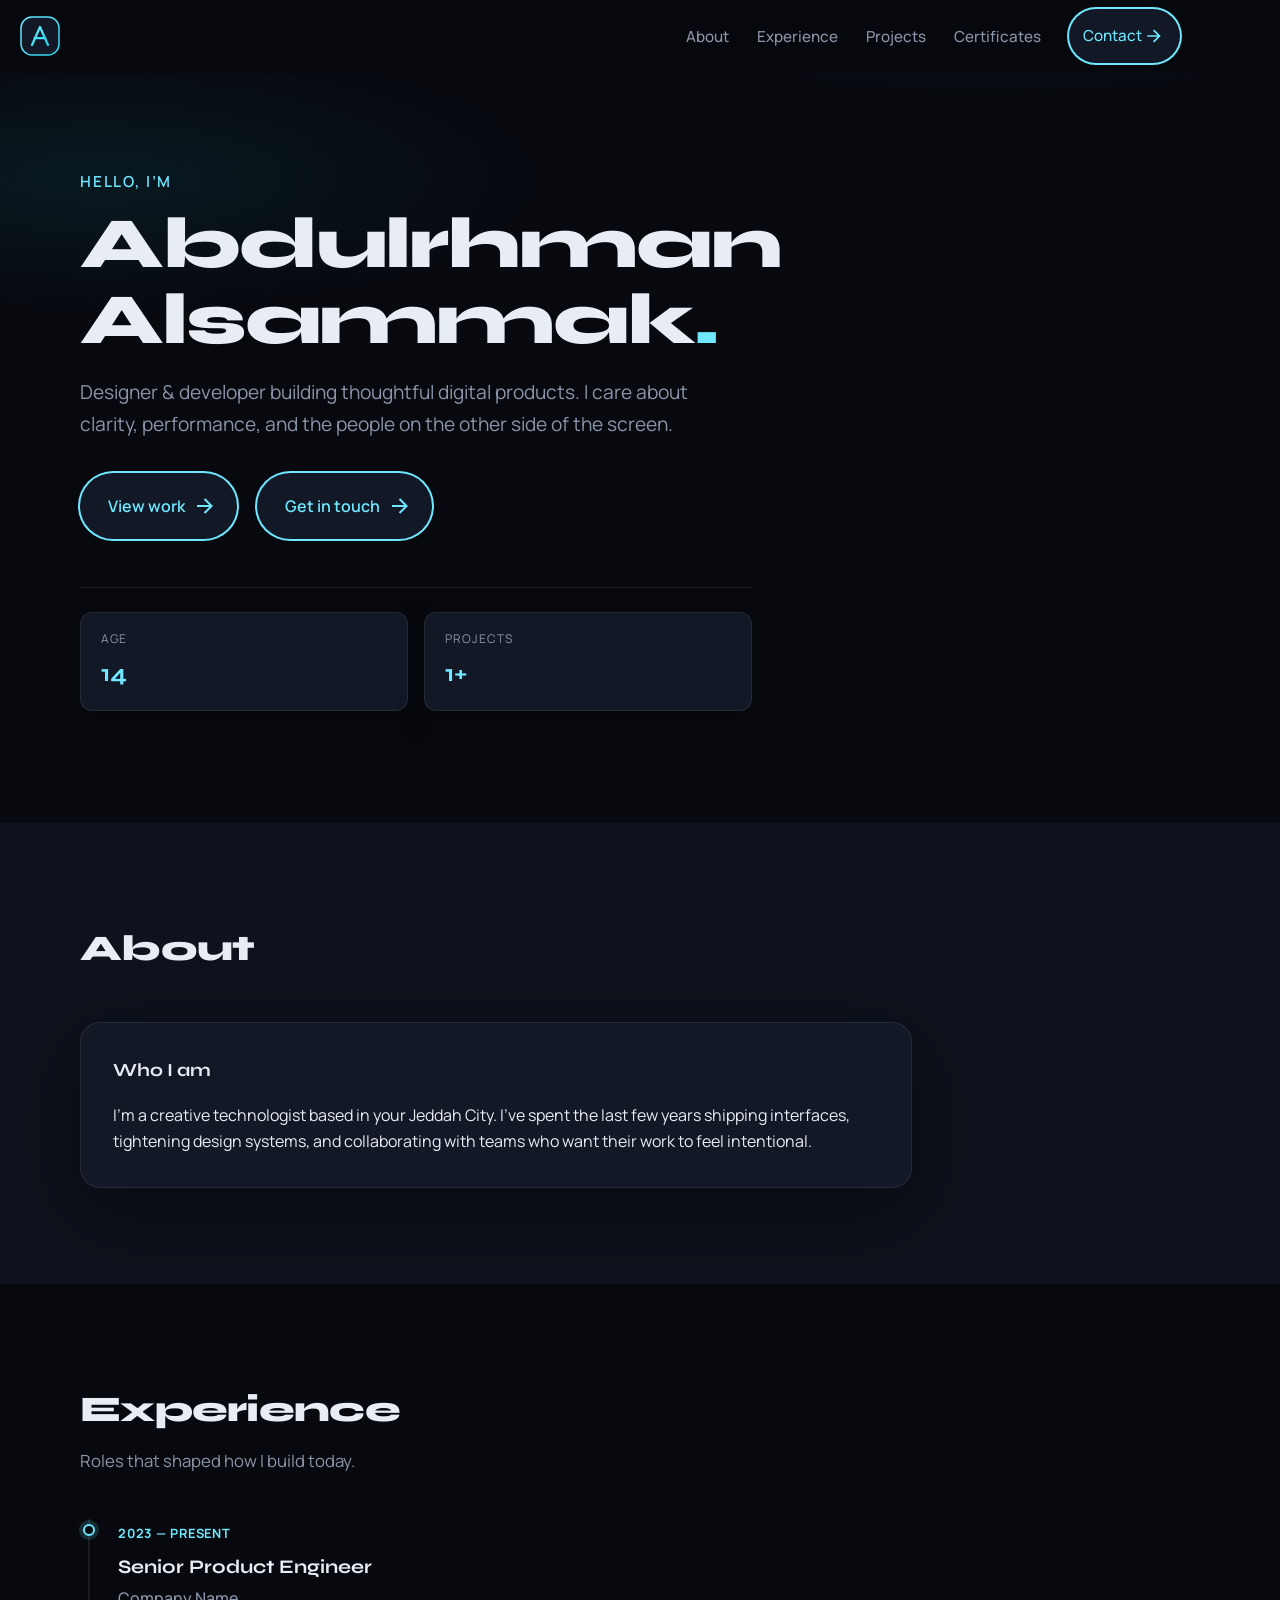
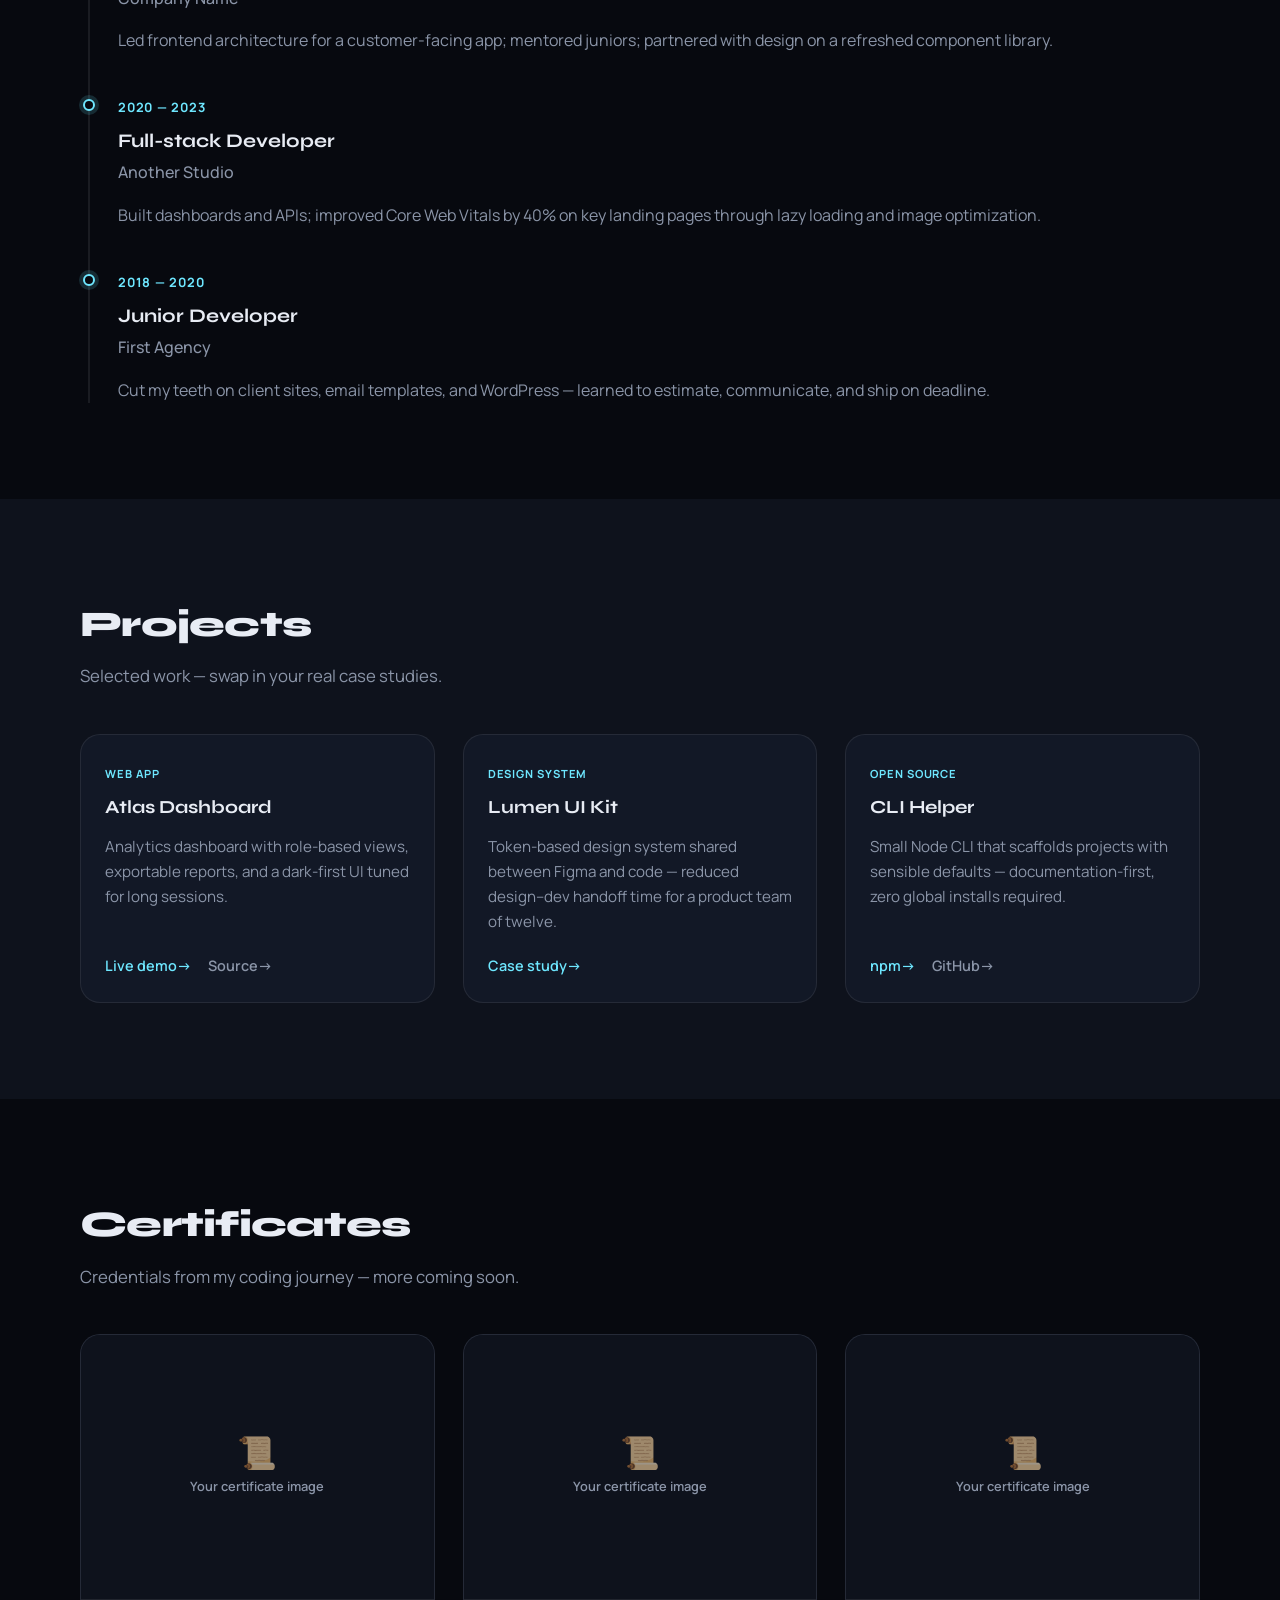
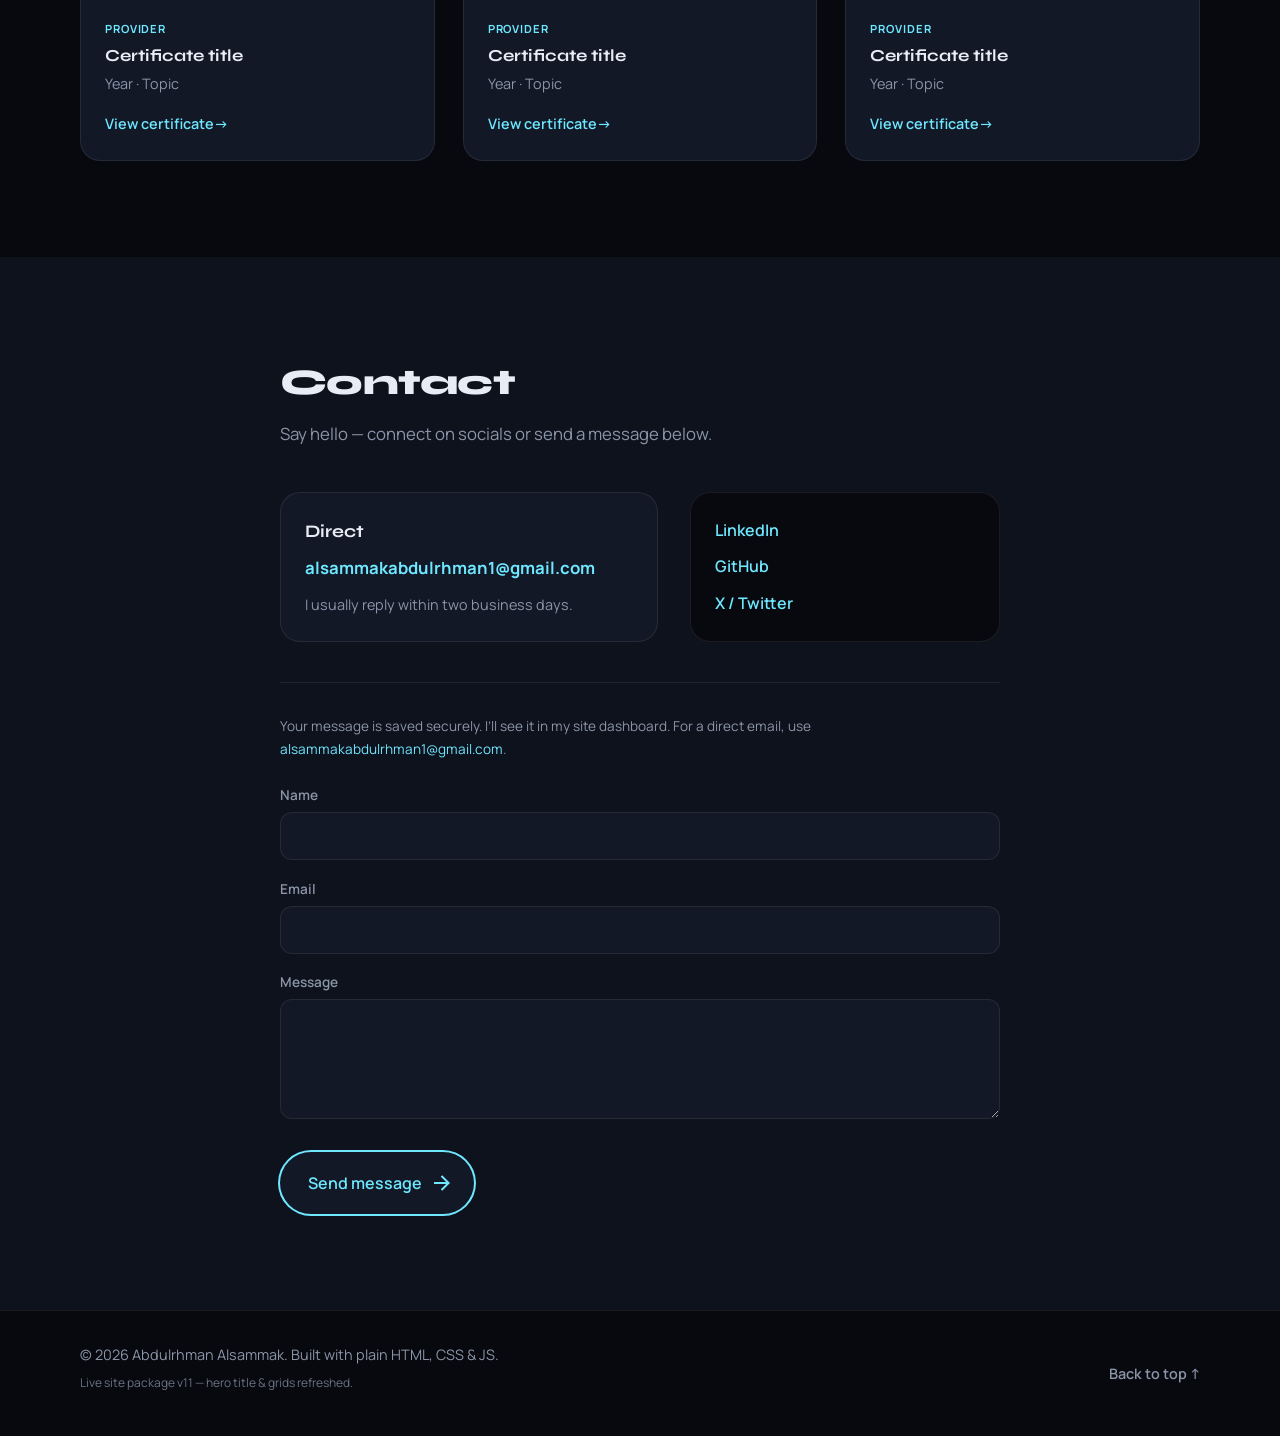
<file: index.html>
<!DOCTYPE html>
<html lang="en">
  <head>
    <meta charset="UTF-8" />
    <meta name="viewport" content="width=device-width, initial-scale=1.0" />
    <meta
      name="description"
      content="Abdulrhman Alsammak — personal profile, projects, experience, and contact."
    />
    <title>Profile | Abdulrhman Alsammak</title>
    <link rel="icon" href="favicon.svg" type="image/svg+xml" />
    <link rel="apple-touch-icon" href="favicon.svg" />
    <link rel="preconnect" href="https://fonts.googleapis.com" />
    <link rel="preconnect" href="https://fonts.gstatic.com" crossorigin />
    <link
      href="https://fonts.googleapis.com/css2?family=Manrope:wght@400;500;600;700&family=Syne:wght@600;700;800&display=swap"
      rel="stylesheet"
    />
    <link rel="stylesheet" href="styles.css?v=13" />
  </head>
  <body>
    <!-- Netlify reads this at deploy time so "contact" shows under Forms -->
    <form name="contact" netlify netlify-honeypot="bot-field" hidden>
      <input type="text" name="name" />
      <input type="email" name="email" />
      <textarea name="message"></textarea>
    </form>

    <a class="skip-link" href="#main">Skip to content</a>

    <div class="site-top">
    <header class="site-header" data-header>
      <div class="container header-inner">
        <a
          class="logo"
          href="#"
          aria-label="Abdulrhman Alsammak — home"
        >
          <svg
            class="logo-mark"
            width="40"
            height="40"
            viewBox="0 0 40 40"
            role="img"
            aria-hidden="true"
          >
            <defs>
              <linearGradient
                id="logoMarkGrad"
                x1="0%"
                y1="0%"
                x2="100%"
                y2="100%"
              >
                <stop offset="0%" stop-color="#6ee7ff" />
                <stop offset="100%" stop-color="#22d3ee" />
              </linearGradient>
            </defs>
            <rect
              x="1"
              y="1"
              width="38"
              height="38"
              rx="11"
              fill="#121826"
              stroke="url(#logoMarkGrad)"
              stroke-width="1.5"
            />
            <path
              d="M12 29 L20 11 L28 29 M14.5 22h11"
              fill="none"
              stroke="url(#logoMarkGrad)"
              stroke-width="2.25"
              stroke-linecap="round"
              stroke-linejoin="round"
            />
          </svg>
        </a>
        <label class="burger" for="burger-toggle" aria-label="Open menu">
          <input type="checkbox" id="burger-toggle" data-nav-toggle aria-controls="site-nav" />
          <span></span>
          <span></span>
          <span></span>
        </label>
      </div>
    </header>

    <nav class="site-nav" id="site-nav" data-nav aria-label="Main">
      <ul>
        <li><a href="#about">About</a></li>
        <li><a href="#experience">Experience</a></li>
        <li><a href="#projects">Projects</a></li>
        <li><a href="#certificates">Certificates</a></li>
        <li>
          <a href="#contact" class="animated-button animated-button--nav">
            <svg
              xmlns="http://www.w3.org/2000/svg"
              viewBox="0 0 24 24"
              class="arr-1"
              aria-hidden="true"
            >
              <path
                d="M16.1716 10.9999L10.8076 5.63589L12.2218 4.22168L20 11.9999L12.2218 19.778L10.8076 18.3638L16.1716 12.9999H4V10.9999H16.1716Z"
              />
            </svg>
            <svg
              xmlns="http://www.w3.org/2000/svg"
              viewBox="0 0 24 24"
              class="arr-2"
              aria-hidden="true"
            >
              <path
                d="M16.1716 10.9999L10.8076 5.63589L12.2218 4.22168L20 11.9999L12.2218 19.778L10.8076 18.3638L16.1716 12.9999H4V10.9999H16.1716Z"
              />
            </svg>
            <span class="circle" aria-hidden="true"></span>
            <span class="text">Contact</span>
          </a>
        </li>
      </ul>
    </nav>
    </div>

    <main id="main">
      <section class="hero" aria-labelledby="hero-title">
        <div class="hero-bg" aria-hidden="true"></div>
        <div class="container hero-inner">
          <p class="hero-kicker" data-reveal>Hello, I’m</p>
          <h1 id="hero-title" class="hero-title" data-reveal>
            Abdulrhman Alsammak<span class="hero-title-accent">.</span>
          </h1>
          <p class="hero-subtitle" data-reveal>
            Designer &amp; developer building thoughtful digital products. I
            care about clarity, performance, and the people on the other side of
            the screen.
          </p>
          <div class="hero-actions" data-reveal>
            <a class="animated-button" href="#projects">
              <svg xmlns="http://www.w3.org/2000/svg" viewBox="0 0 24 24" class="arr-1" aria-hidden="true">
                <path d="M16.1716 10.9999L10.8076 5.63589L12.2218 4.22168L20 11.9999L12.2218 19.778L10.8076 18.3638L16.1716 12.9999H4V10.9999H16.1716Z" />
              </svg>
              <svg xmlns="http://www.w3.org/2000/svg" viewBox="0 0 24 24" class="arr-2" aria-hidden="true">
                <path d="M16.1716 10.9999L10.8076 5.63589L12.2218 4.22168L20 11.9999L12.2218 19.778L10.8076 18.3638L16.1716 12.9999H4V10.9999H16.1716Z" />
              </svg>
              <span class="circle" aria-hidden="true"></span>
              <span class="text">View work</span>
            </a>
            <a class="animated-button" href="#contact">
              <svg xmlns="http://www.w3.org/2000/svg" viewBox="0 0 24 24" class="arr-1" aria-hidden="true">
                <path d="M16.1716 10.9999L10.8076 5.63589L12.2218 4.22168L20 11.9999L12.2218 19.778L10.8076 18.3638L16.1716 12.9999H4V10.9999H16.1716Z" />
              </svg>
              <svg xmlns="http://www.w3.org/2000/svg" viewBox="0 0 24 24" class="arr-2" aria-hidden="true">
                <path d="M16.1716 10.9999L10.8076 5.63589L12.2218 4.22168L20 11.9999L12.2218 19.778L10.8076 18.3638L16.1716 12.9999H4V10.9999H16.1716Z" />
              </svg>
              <span class="circle" aria-hidden="true"></span>
              <span class="text">Get in touch</span>
            </a>
          </div>
          <dl class="hero-stats" data-reveal>
            <div>
              <dt>Age</dt>
              <dd>14</dd>
            </div>
            <div>
              <dt>Projects</dt>
              <dd>1+</dd>
            </div>
          </dl>
        </div>
      </section>

      <section id="about" class="section about" aria-labelledby="about-title">
        <div class="container">
          <header class="section-head" data-reveal>
            <h2 id="about-title" class="section-title">About</h2>
          </header>
          <div class="about-grid">
            <div class="about-card" data-reveal>
              <h3>Who I am</h3>
              <p>
                I’m a creative technologist based in your Jeddah City. I’ve spent the
                last few years shipping interfaces, tightening design systems,
                and collaborating with teams who want their work to feel
                intentional.
              </p>
            </div>
          </div>
        </div>
      </section>

      <section
        id="experience"
        class="section experience"
        aria-labelledby="exp-title"
      >
        <div class="container">
          <header class="section-head" data-reveal>
            <h2 id="exp-title" class="section-title">Experience</h2>
            <p class="section-lead">Roles that shaped how I build today.</p>
          </header>
          <ol class="timeline" data-reveal>
            <li class="timeline-item">
              <span class="timeline-date">2023 — Present</span>
              <h3>Senior Product Engineer</h3>
              <p class="timeline-org">Company Name</p>
              <p>
                Led frontend architecture for a customer-facing app; mentored
                juniors; partnered with design on a refreshed component library.
              </p>
            </li>
            <li class="timeline-item">
              <span class="timeline-date">2020 — 2023</span>
              <h3>Full-stack Developer</h3>
              <p class="timeline-org">Another Studio</p>
              <p>
                Built dashboards and APIs; improved Core Web Vitals by 40% on key
                landing pages through lazy loading and image optimization.
              </p>
            </li>
            <li class="timeline-item">
              <span class="timeline-date">2018 — 2020</span>
              <h3>Junior Developer</h3>
              <p class="timeline-org">First Agency</p>
              <p>
                Cut my teeth on client sites, email templates, and WordPress —
                learned to estimate, communicate, and ship on deadline.
              </p>
            </li>
          </ol>
        </div>
      </section>

      <section
        id="projects"
        class="section projects"
        aria-labelledby="projects-title"
      >
        <div class="container">
          <header class="section-head" data-reveal>
            <h2 id="projects-title" class="section-title">Projects</h2>
            <p class="section-lead">Selected work — swap in your real case studies.</p>
          </header>
          <ul class="project-grid">
            <li class="project-card" data-reveal>
              <div class="project-card-top">
                <span class="project-tag">Web app</span>
                <h3>Atlas Dashboard</h3>
              </div>
              <p>
                Analytics dashboard with role-based views, exportable reports,
                and a dark-first UI tuned for long sessions.
              </p>
              <div class="project-links">
                <a href="#" class="link-arrow">Live demo</a>
                <a href="#" class="link-arrow muted">Source</a>
              </div>
            </li>
            <li class="project-card" data-reveal>
              <div class="project-card-top">
                <span class="project-tag">Design system</span>
                <h3>Lumen UI Kit</h3>
              </div>
              <p>
                Token-based design system shared between Figma and code — reduced
                design–dev handoff time for a product team of twelve.
              </p>
              <div class="project-links">
                <a href="#" class="link-arrow">Case study</a>
              </div>
            </li>
            <li class="project-card" data-reveal>
              <div class="project-card-top">
                <span class="project-tag">Open source</span>
                <h3>CLI Helper</h3>
              </div>
              <p>
                Small Node CLI that scaffolds projects with sensible defaults —
                documentation-first, zero global installs required.
              </p>
              <div class="project-links">
                <a href="#" class="link-arrow">npm</a>
                <a href="#" class="link-arrow muted">GitHub</a>
              </div>
            </li>
          </ul>
        </div>
      </section>

      <section
        id="certificates"
        class="section certificates"
        aria-labelledby="certificates-title"
      >
        <div class="container">
          <header class="section-head" data-reveal>
            <h2 id="certificates-title" class="section-title">Certificates</h2>
            <p class="section-lead">
              Credentials from my coding journey — more coming soon.
            </p>
          </header>
          <ul class="certificate-grid">
            <!-- Replace placeholders when you add real certificates -->
            <li class="certificate-card" data-reveal>
              <article class="certificate-card-inner">
                <div class="certificate-card-media certificate-card-media--empty">
                  <span class="certificate-placeholder" aria-hidden="true">📜</span>
                  <span class="certificate-placeholder-text">Your certificate image</span>
                </div>
                <div class="certificate-card-body">
                  <span class="certificate-tag">Provider</span>
                  <h3>Certificate title</h3>
                  <p class="certificate-meta">Year · Topic</p>
                  <a href="#" class="link-arrow certificate-link">View certificate</a>
                </div>
              </article>
            </li>
            <li class="certificate-card" data-reveal>
              <article class="certificate-card-inner">
                <div class="certificate-card-media certificate-card-media--empty">
                  <span class="certificate-placeholder" aria-hidden="true">📜</span>
                  <span class="certificate-placeholder-text">Your certificate image</span>
                </div>
                <div class="certificate-card-body">
                  <span class="certificate-tag">Provider</span>
                  <h3>Certificate title</h3>
                  <p class="certificate-meta">Year · Topic</p>
                  <a href="#" class="link-arrow certificate-link">View certificate</a>
                </div>
              </article>
            </li>
            <li class="certificate-card" data-reveal>
              <article class="certificate-card-inner">
                <div class="certificate-card-media certificate-card-media--empty">
                  <span class="certificate-placeholder" aria-hidden="true">📜</span>
                  <span class="certificate-placeholder-text">Your certificate image</span>
                </div>
                <div class="certificate-card-body">
                  <span class="certificate-tag">Provider</span>
                  <h3>Certificate title</h3>
                  <p class="certificate-meta">Year · Topic</p>
                  <a href="#" class="link-arrow certificate-link">View certificate</a>
                </div>
              </article>
            </li>
          </ul>
        </div>
      </section>

      <section id="contact" class="section contact" aria-labelledby="contact-title">
        <div class="container contact-inner">
          <header class="section-head" data-reveal>
            <h2 id="contact-title" class="section-title">Contact</h2>
            <p class="section-lead">
              Say hello — connect on socials or send a message below.
            </p>
          </header>
          <div class="contact-grid" data-reveal>
            <div class="contact-card">
              <h3>Direct</h3>
              <a class="contact-email" href="mailto:alsammakabdulrhman1@gmail.com"
                >alsammakabdulrhman1@gmail.com</a
              >
              <p class="contact-note">
                I usually reply within two business days.
              </p>
            </div>
            <ul class="social-list">
              <li>
                <a href="https://linkedin.com" rel="noopener noreferrer" target="_blank"
                  >LinkedIn</a
                >
              </li>
              <li>
                <a href="https://github.com" rel="noopener noreferrer" target="_blank"
                  >GitHub</a
                >
              </li>
              <li>
                <a href="https://twitter.com" rel="noopener noreferrer" target="_blank"
                  >X / Twitter</a
                >
              </li>
            </ul>
          </div>
          <form
            class="contact-form"
            data-reveal
            name="contact"
            method="POST"
            netlify
            data-netlify="true"
            netlify-honeypot="bot-field"
            action="/thank-you.html"
          >
            <input type="hidden" name="form-name" value="contact" />
            <p class="sr-only">
              <label>Do not fill this out: <input name="bot-field" /></label>
            </p>
            <p class="form-hint">
              Your message is saved securely. I’ll see it in my site dashboard.
              For a direct email, use
              <a href="mailto:alsammakabdulrhman1@gmail.com">alsammakabdulrhman1@gmail.com</a>.
            </p>
            <div class="form-row">
              <label for="name">Name</label>
              <input id="name" name="name" type="text" autocomplete="name" required />
            </div>
            <div class="form-row">
              <label for="email">Email</label>
              <input
                id="email"
                name="email"
                type="email"
                autocomplete="email"
                required
              />
            </div>
            <div class="form-row">
              <label for="message">Message</label>
              <textarea id="message" name="message" rows="4" required></textarea>
            </div>
            <button class="animated-button" type="submit">
              <svg xmlns="http://www.w3.org/2000/svg" viewBox="0 0 24 24" class="arr-1" aria-hidden="true">
                <path d="M16.1716 10.9999L10.8076 5.63589L12.2218 4.22168L20 11.9999L12.2218 19.778L10.8076 18.3638L16.1716 12.9999H4V10.9999H16.1716Z" />
              </svg>
              <svg xmlns="http://www.w3.org/2000/svg" viewBox="0 0 24 24" class="arr-2" aria-hidden="true">
                <path d="M16.1716 10.9999L10.8076 5.63589L12.2218 4.22168L20 11.9999L12.2218 19.778L10.8076 18.3638L16.1716 12.9999H4V10.9999H16.1716Z" />
              </svg>
              <span class="circle" aria-hidden="true"></span>
              <span class="text">Send message</span>
            </button>
          </form>
        </div>
      </section>
    </main>

    <footer class="site-footer">
      <div class="container footer-inner">
        <div>
          <p class="footer-copy">
            © <span data-year></span> Abdulrhman Alsammak. Built with plain HTML, CSS &amp; JS.
          </p>
          <p class="footer-revision">Live site package v11 — hero title &amp; grids refreshed.</p>
        </div>
        <a class="footer-top" href="#">Back to top ↑</a>
      </div>
    </footer>

    <script src="script.js?v=10"></script>
  </body>
</html>
</file>
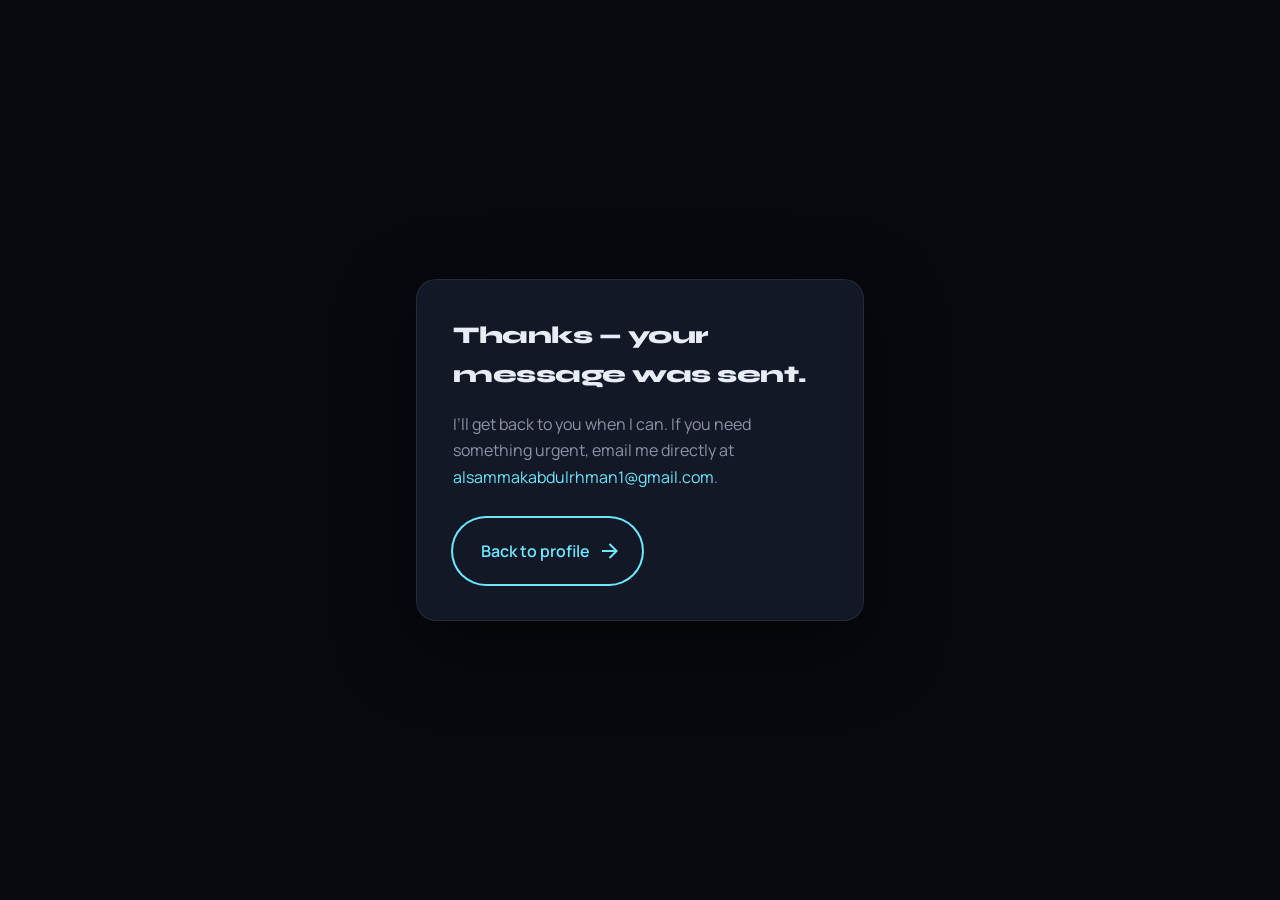
<file: thank-you.html>
<!DOCTYPE html>
<html lang="en">
  <head>
    <meta charset="UTF-8" />
    <meta name="viewport" content="width=device-width, initial-scale=1.0" />
    <title>Message sent | Abdulrhman Alsammak</title>
    <link rel="icon" href="favicon.svg" type="image/svg+xml" />
    <link rel="apple-touch-icon" href="favicon.svg" />
    <link rel="preconnect" href="https://fonts.googleapis.com" />
    <link rel="preconnect" href="https://fonts.gstatic.com" crossorigin />
    <link
      href="https://fonts.googleapis.com/css2?family=Manrope:wght@400;600;700&family=Syne:wght@700&display=swap"
      rel="stylesheet"
    />
    <link rel="stylesheet" href="styles.css?v=11" />
  </head>
  <body>
    <main class="thank-you-main">
      <div class="thank-you-card">
        <h1 class="thank-you-title">Thanks — your message was sent.</h1>
        <p class="thank-you-text">
          I’ll get back to you when I can. If you need something urgent, email
          me directly at
          <a href="mailto:alsammakabdulrhman1@gmail.com"
            >alsammakabdulrhman1@gmail.com</a
          >.
        </p>
        <a class="animated-button" href="index.html">
          <svg xmlns="http://www.w3.org/2000/svg" viewBox="0 0 24 24" class="arr-1" aria-hidden="true">
            <path d="M16.1716 10.9999L10.8076 5.63589L12.2218 4.22168L20 11.9999L12.2218 19.778L10.8076 18.3638L16.1716 12.9999H4V10.9999H16.1716Z" />
          </svg>
          <svg xmlns="http://www.w3.org/2000/svg" viewBox="0 0 24 24" class="arr-2" aria-hidden="true">
            <path d="M16.1716 10.9999L10.8076 5.63589L12.2218 4.22168L20 11.9999L12.2218 19.778L10.8076 18.3638L16.1716 12.9999H4V10.9999H16.1716Z" />
          </svg>
          <span class="circle" aria-hidden="true"></span>
          <span class="text">Back to profile</span>
        </a>
      </div>
    </main>
  </body>
</html>
</file>
<file: styles.css>
/* --- CSS variables --- */
:root {
  --bg-deep: #07090f;
  --bg-elevated: #0e121c;
  --bg-card: #121826;
  --border: rgba(255, 255, 255, 0.08);
  --text: #e8ecf4;
  --text-muted: #8b95a8;
  --accent: #6ee7ff;
  --accent-dim: rgba(110, 231, 255, 0.15);
  --accent-strong: #22d3ee;
  --radius-lg: 20px;
  --radius-md: 12px;
  --radius-sm: 8px;
  --font-sans: "Manrope", system-ui, sans-serif;
  --font-display: "Syne", var(--font-sans);
  --shadow-soft: 0 24px 80px rgba(0, 0, 0, 0.45);
  --header-h: 72px;
  --ease-out: cubic-bezier(0.22, 1, 0.36, 1);
}

*,
*::before,
*::after {
  box-sizing: border-box;
}

html {
  scroll-behavior: smooth;
}

@media (prefers-reduced-motion: reduce) {
  html {
    scroll-behavior: auto;
  }
  [data-reveal] {
    opacity: 1 !important;
    transform: none !important;
  }
}

body {
  margin: 0;
  font-family: var(--font-sans);
  font-size: 1rem;
  line-height: 1.65;
  color: var(--text);
  background: var(--bg-deep);
  -webkit-font-smoothing: antialiased;
}

img {
  max-width: 100%;
  height: auto;
  display: block;
}

a {
  color: var(--accent);
  text-decoration: none;
  transition: color 0.2s ease, opacity 0.2s ease;
}

a:hover {
  color: var(--accent-strong);
}

.sr-only {
  position: absolute;
  width: 1px;
  height: 1px;
  padding: 0;
  margin: -1px;
  overflow: hidden;
  clip: rect(0, 0, 0, 0);
  white-space: nowrap;
  border: 0;
}

.skip-link {
  position: absolute;
  left: 1rem;
  top: -100px;
  background: var(--accent);
  color: var(--bg-deep);
  padding: 0.5rem 1rem;
  border-radius: var(--radius-sm);
  font-weight: 600;
  z-index: 1000;
  transition: top 0.2s var(--ease-out);
}

.skip-link:focus {
  top: 1rem;
}

.container {
  width: min(1120px, 100% - 2.5rem);
  margin-inline: auto;
}

/* --- Header + nav shell --- */
.site-top {
  position: sticky;
  top: 0;
  z-index: 100;
}

.site-header {
  position: relative;
  z-index: 1;
  height: var(--header-h);
  display: flex;
  align-items: center;
  background: rgba(7, 9, 15, 0.72);
  backdrop-filter: blur(14px);
  border-bottom: 1px solid transparent;
  transition: border-color 0.25s ease, background 0.25s ease;
}

.site-header.is-scrolled {
  border-color: var(--border);
  background: rgba(7, 9, 15, 0.92);
}

.header-inner {
  display: flex;
  align-items: center;
  justify-content: space-between;
  gap: 1rem;
}

.logo {
  display: inline-flex;
  align-items: center;
  line-height: 0;
  color: var(--text);
  border-radius: 14px;
  transition: transform 0.2s var(--ease-out), filter 0.2s ease;
}

.logo:hover {
  color: var(--text);
  transform: translateY(-1px);
  filter: drop-shadow(0 0 12px rgba(110, 231, 255, 0.35));
}

.logo:focus-visible {
  outline: 2px solid var(--accent);
  outline-offset: 4px;
}

.logo-mark {
  display: block;
  width: 40px;
  height: 40px;
}

.logo-mark rect {
  transition: fill 0.2s ease;
}

.logo:hover .logo-mark rect {
  fill: #161d2e;
}

.site-nav ul {
  list-style: none;
  margin: 0;
  padding: 0;
  display: flex;
  align-items: center;
  gap: 0.25rem 1.75rem;
}

.site-nav a {
  color: var(--text-muted);
  font-weight: 500;
  font-size: 0.95rem;
}

.site-nav a:hover {
  color: var(--text);
}

.site-nav .animated-button {
  color: var(--accent);
}

@media (min-width: 769px) {
  .site-top {
    display: flex;
    align-items: center;
    justify-content: space-between;
    background: rgba(7, 9, 15, 0.72);
    backdrop-filter: blur(14px);
    border-bottom: 1px solid transparent;
    transition: border-color 0.25s ease, background 0.25s ease;
  }

  .site-top:has(.site-header.is-scrolled) {
    border-color: var(--border);
    background: rgba(7, 9, 15, 0.92);
  }

  .site-header {
    flex: 1;
    background: transparent;
    backdrop-filter: none;
    border-bottom: none;
  }

  .site-nav {
    flex-shrink: 0;
    padding-right: max(1.25rem, calc((100% - 1120px) / 2 + 1.25rem));
  }
}

/* Burger menu — Uiverse-style (mobile top-right, compact) */
.burger {
  position: relative;
  width: 28px;
  height: 20px;
  background: transparent;
  cursor: pointer;
  display: none;
  flex-shrink: 0;
  margin-left: auto;
  z-index: 120;
}

.burger input {
  display: none;
}

.burger span {
  display: block;
  position: absolute;
  height: 2.5px;
  width: 100%;
  background: var(--text);
  border-radius: 9px;
  opacity: 1;
  left: 0;
  transform: rotate(0deg);
  transition: 0.25s ease-in-out;
}

.burger span:nth-of-type(1) {
  top: 0;
  transform-origin: left center;
}

.burger span:nth-of-type(2) {
  top: 50%;
  transform: translateY(-50%);
  transform-origin: left center;
}

.burger span:nth-of-type(3) {
  top: 100%;
  transform-origin: left center;
  transform: translateY(-100%);
}

.burger input:checked ~ span:nth-of-type(1) {
  transform: rotate(45deg);
  top: 0;
  left: 3px;
}

.burger input:checked ~ span:nth-of-type(2) {
  width: 0%;
  opacity: 0;
}

.burger input:checked ~ span:nth-of-type(3) {
  transform: rotate(-45deg);
  top: 18px;
  left: 3px;
}

@media (max-width: 768px) {
  .burger {
    display: block;
  }

  .site-top {
    z-index: 140;
    background: transparent;
    backdrop-filter: none;
  }

  .site-header {
    z-index: 1;
    background: rgba(7, 9, 15, 0.92);
    backdrop-filter: blur(14px);
    border-bottom: 1px solid var(--border);
  }

  /* Full-page menu — outside header so fixed positioning is not clipped */
  .site-nav {
    position: fixed;
    top: var(--header-h);
    left: 0;
    right: 0;
    bottom: 0;
    z-index: 125;
    display: flex;
    align-items: center;
    justify-content: flex-start;
    padding: 1.5rem 1.25rem 2rem;
    padding-top: max(1.5rem, env(safe-area-inset-top));
    background: var(--bg-deep);
    opacity: 0;
    visibility: hidden;
    pointer-events: none;
    transition: opacity 0.3s var(--ease-out), visibility 0.3s var(--ease-out);
    overflow-y: auto;
    -webkit-overflow-scrolling: touch;
  }

  .site-nav.is-open {
    opacity: 1;
    visibility: visible;
    pointer-events: auto;
  }

  body.menu-open {
    overflow: hidden;
  }

  body.menu-open main,
  body.menu-open footer {
    visibility: hidden;
    opacity: 0;
    pointer-events: none;
  }

  .site-nav ul {
    flex-direction: column;
    align-items: stretch;
    gap: 0.65rem;
    width: 100%;
    max-width: 22rem;
    list-style: none;
    margin: 0 auto;
    padding: 0.5rem 0 0;
  }

  .site-nav li {
    width: 100%;
    border-bottom: none;
  }

  .site-nav li:last-child {
    margin-top: 0.75rem;
  }

  .site-nav a {
    display: block;
    width: 100%;
    font-size: 1.35rem;
    font-weight: 600;
    padding: 1rem 1rem;
    border-radius: var(--radius-md);
    color: var(--text);
    background: var(--bg-card);
    border: 1px solid var(--border);
    text-align: center;
    transition: background 0.2s ease, color 0.2s ease, border-color 0.2s ease;
  }

  .site-nav a:hover {
    background: var(--accent-dim);
    color: var(--accent);
    border-color: rgba(110, 231, 255, 0.35);
  }

  .site-nav .animated-button--nav {
    margin-top: 0;
    width: 100%;
    justify-content: center;
    padding: 1rem 1rem;
    box-shadow: none;
    border: 1px solid var(--border);
    background: var(--bg-card);
    border-radius: var(--radius-md);
  }

  .site-nav .animated-button--nav svg,
  .site-nav .animated-button--nav .circle {
    display: none;
  }

  .site-nav .animated-button--nav .text {
    transform: none;
    color: var(--text);
    font-size: 1.35rem;
  }

  .site-nav .animated-button--nav:hover {
    box-shadow: none;
    border-radius: var(--radius-md);
    color: var(--accent);
    border-color: rgba(110, 231, 255, 0.35);
    background: var(--accent-dim);
  }

  .site-nav .animated-button--nav:hover .text {
    color: var(--accent);
    transform: none;
  }
}

/* --- Hero --- */
.hero {
  position: relative;
  padding: clamp(3rem, 10vw, 6rem) 0 clamp(4rem, 12vw, 7rem);
  overflow: hidden;
}

.hero-bg {
  position: absolute;
  inset: -40% -20% auto;
  height: 90%;
  background: radial-gradient(
      ellipse 60% 50% at 70% 20%,
      var(--accent-dim),
      transparent 55%
    ),
    radial-gradient(
      ellipse 50% 40% at 20% 60%,
      rgba(34, 211, 238, 0.08),
      transparent 50%
    );
  pointer-events: none;
}

.hero-inner {
  position: relative;
}

.hero-kicker {
  font-size: 0.95rem;
  font-weight: 600;
  letter-spacing: 0.12em;
  text-transform: uppercase;
  color: var(--accent);
  margin: 0 0 0.75rem;
}

.hero-title {
  font-family: var(--font-display);
  font-weight: 800;
  font-size: clamp(2.75rem, 7vw, 4.5rem);
  line-height: 1.05;
  letter-spacing: -0.03em;
  margin: 0 0 1.25rem;
  max-width: 20ch;
}

.hero-title-accent {
  color: var(--accent);
}

.hero-subtitle {
  font-size: clamp(1.05rem, 2vw, 1.2rem);
  color: var(--text-muted);
  max-width: 38rem;
  margin: 0 0 2rem;
}

.hero-actions {
  display: flex;
  flex-wrap: wrap;
  gap: 1rem 1.25rem;
  margin-bottom: 3rem;
}

.contact-form .animated-button {
  margin-top: 0.5rem;
}

.thank-you-card .animated-button {
  margin-top: 0.25rem;
}

/* Animated button — Uiverse.io by gharsh11032000 (themed to site palette) */
.animated-button {
  position: relative;
  display: inline-flex;
  align-items: center;
  gap: 4px;
  padding: 16px 36px;
  border: 4px solid;
  border-color: transparent;
  font-family: inherit;
  font-size: 16px;
  background-color: var(--bg-card);
  border-radius: 100px;
  font-weight: 600;
  color: var(--accent);
  box-shadow: 0 0 0 2px var(--accent);
  cursor: pointer;
  overflow: hidden;
  text-decoration: none;
  transition: all 0.6s cubic-bezier(0.23, 1, 0.32, 1);
}

.animated-button svg {
  position: absolute;
  width: 24px;
  fill: var(--accent);
  z-index: 9;
  transition: all 0.8s cubic-bezier(0.23, 1, 0.32, 1);
}

.animated-button .arr-1 {
  right: 16px;
}

.animated-button .arr-2 {
  left: -25%;
}

.animated-button .circle {
  position: absolute;
  top: 50%;
  left: 50%;
  transform: translate(-50%, -50%);
  width: 20px;
  height: 20px;
  background: linear-gradient(135deg, var(--accent), var(--accent-strong));
  border-radius: 50%;
  opacity: 0;
  transition: all 0.8s cubic-bezier(0.23, 1, 0.32, 1);
}

.animated-button .text {
  position: relative;
  z-index: 1;
  transform: translateX(-12px);
  transition: all 0.8s cubic-bezier(0.23, 1, 0.32, 1);
}

.animated-button:hover {
  box-shadow: 0 0 0 12px transparent;
  color: var(--bg-deep);
  border-radius: 12px;
}

.animated-button:hover .arr-1 {
  right: -25%;
}

.animated-button:hover .arr-2 {
  left: 16px;
}

.animated-button:hover .text {
  transform: translateX(12px);
}

.animated-button:hover svg {
  fill: var(--bg-deep);
}

.animated-button:active {
  scale: 0.95;
  box-shadow: 0 0 0 4px var(--accent);
}

.animated-button:hover .circle {
  width: 220px;
  height: 220px;
  opacity: 1;
}

.animated-button--nav {
  padding: 10px 22px;
  font-size: 0.9rem;
}

.animated-button--nav svg {
  width: 20px;
}

.animated-button--nav .arr-1 {
  right: 12px;
}

.animated-button--nav:hover .arr-2 {
  left: 12px;
}

@media (prefers-reduced-motion: reduce) {
  .animated-button,
  .animated-button svg,
  .animated-button .text,
  .animated-button .circle {
    transition: none;
  }

  .animated-button:hover .circle {
    width: 20px;
    height: 20px;
    opacity: 0;
  }
}

.hero-stats {
  display: flex;
  flex-wrap: wrap;
  gap: 1rem;
  max-width: 42rem;
  margin: 0;
  padding: 1.5rem 0 0;
  border-top: 1px solid var(--border);
}

.hero-stats > div {
  flex: 1 1 160px;
  min-width: 0;
  padding: 1rem 1.25rem;
  background: var(--bg-card);
  border: 1px solid var(--border);
  border-radius: var(--radius-md);
  box-shadow: 0 8px 32px rgba(0, 0, 0, 0.2);
}

.hero-stats dt {
  font-size: 0.75rem;
  text-transform: uppercase;
  letter-spacing: 0.08em;
  color: var(--text-muted);
  margin: 0 0 0.35rem;
}

.hero-stats dd {
  margin: 0;
  font-family: var(--font-display);
  font-weight: 700;
  font-size: 1.5rem;
  color: var(--accent);
}

@media (max-width: 480px) {
  .hero-stats > div {
    flex: 1 1 100%;
  }
}

/* --- Sections --- */
.section {
  padding: clamp(4rem, 10vw, 6rem) 0;
}

.section:nth-of-type(even) {
  background: var(--bg-elevated);
}

.section-head {
  margin-bottom: 2.75rem;
  max-width: 36rem;
}

.section-title {
  font-family: var(--font-display);
  font-weight: 800;
  font-size: clamp(1.75rem, 4vw, 2.25rem);
  letter-spacing: -0.02em;
  margin: 0 0 0.5rem;
}

.section-lead {
  margin: 0;
  color: var(--text-muted);
  font-size: 1.05rem;
}

[data-reveal] {
  opacity: 0;
  transform: translateY(18px);
  transition: opacity 0.65s var(--ease-out), transform 0.65s var(--ease-out);
}

[data-reveal].is-visible {
  opacity: 1;
  transform: translateY(0);
}

/* --- About --- */
.about-grid {
  display: grid;
  gap: 1.5rem;
  max-width: 52rem;
}

.about-card {
  background: var(--bg-card);
  border: 1px solid var(--border);
  border-radius: var(--radius-lg);
  padding: clamp(1.5rem, 4vw, 2rem);
  box-shadow: var(--shadow-soft);
}

.about-card h3 {
  font-family: var(--font-display);
  font-size: 1.15rem;
  margin: 0 0 1rem;
}

.about-card p:last-child {
  margin-bottom: 0;
}

.about-list {
  margin: 0 0 1.5rem;
  padding-left: 1.15rem;
  color: var(--text-muted);
}

.about-list li + li {
  margin-top: 0.5rem;
}

.about-tags {
  display: flex;
  flex-wrap: wrap;
  gap: 0.5rem;
}

.about-tags span {
  font-size: 0.8rem;
  font-weight: 600;
  padding: 0.35rem 0.75rem;
  border-radius: 999px;
  background: var(--accent-dim);
  color: var(--accent);
  border: 1px solid rgba(110, 231, 255, 0.25);
}

/* --- Timeline --- */
.timeline {
  list-style: none;
  margin: 0;
  padding: 0;
  border-left: 2px solid var(--border);
  margin-left: 0.5rem;
}

.timeline-item {
  position: relative;
  padding: 0 0 2.5rem 1.75rem;
}

.timeline-item::before {
  content: "";
  position: absolute;
  left: -7px;
  top: 0.35rem;
  width: 12px;
  height: 12px;
  border-radius: 50%;
  background: var(--bg-deep);
  border: 2px solid var(--accent);
  box-shadow: 0 0 0 4px var(--accent-dim);
}

.timeline-item:last-child {
  padding-bottom: 0;
}

.timeline-date {
  font-size: 0.8rem;
  font-weight: 700;
  letter-spacing: 0.06em;
  text-transform: uppercase;
  color: var(--accent);
}

.timeline-item h3 {
  font-family: var(--font-display);
  font-size: 1.2rem;
  margin: 0.35rem 0 0.15rem;
}

.timeline-org {
  margin: 0 0 0.75rem;
  color: var(--text-muted);
  font-weight: 500;
}

.timeline-item p:last-child {
  margin-bottom: 0;
  color: var(--text-muted);
}

/* --- Projects --- */
.project-grid {
  list-style: none;
  margin: 0;
  padding: 0;
  display: grid;
  gap: clamp(1.25rem, 3vw, 1.75rem);
  grid-template-columns: 1fr;
}

@media (min-width: 640px) {
  .project-grid {
    grid-template-columns: repeat(2, minmax(0, 1fr));
  }
}

@media (min-width: 1024px) {
  .project-grid {
    grid-template-columns: repeat(3, minmax(0, 1fr));
  }
}

.project-card {
  display: flex;
  flex-direction: column;
  background: var(--bg-card);
  border: 1px solid var(--border);
  border-radius: var(--radius-lg);
  padding: 1.5rem;
  min-height: 100%;
  transition: border-color 0.25s ease, transform 0.25s var(--ease-out);
}

.project-card:hover {
  border-color: rgba(110, 231, 255, 0.35);
  transform: translateY(-4px);
}

.project-card-top {
  margin-bottom: auto;
}

.project-tag {
  display: inline-block;
  font-size: 0.7rem;
  font-weight: 700;
  letter-spacing: 0.08em;
  text-transform: uppercase;
  color: var(--accent);
  margin-bottom: 0.5rem;
}

.project-card h3 {
  font-family: var(--font-display);
  font-size: 1.15rem;
  margin: 0 0 0.75rem;
}

.project-card > p {
  color: var(--text-muted);
  font-size: 0.95rem;
  margin: 0 0 1.25rem;
  flex-grow: 1;
}

.project-links {
  display: flex;
  flex-wrap: wrap;
  gap: 1rem;
}

.link-arrow {
  font-weight: 600;
  font-size: 0.9rem;
}

.link-arrow::after {
  content: " →";
  transition: transform 0.2s ease;
  display: inline-block;
}

.link-arrow:hover::after {
  transform: translateX(4px);
}

.link-arrow.muted {
  color: var(--text-muted);
}

.link-arrow.muted:hover {
  color: var(--accent);
}

/* --- Certificates --- */
.certificate-grid {
  list-style: none;
  margin: 0;
  padding: 0;
  display: grid;
  gap: clamp(1.25rem, 3vw, 1.75rem);
  grid-template-columns: 1fr;
}

@media (min-width: 640px) {
  .certificate-grid {
    grid-template-columns: repeat(2, minmax(0, 1fr));
  }
}

@media (min-width: 1024px) {
  .certificate-grid {
    grid-template-columns: repeat(3, minmax(0, 1fr));
  }
}

.certificate-card-inner {
  display: flex;
  flex-direction: column;
  height: 100%;
  background: var(--bg-card);
  border: 1px solid var(--border);
  border-radius: var(--radius-lg);
  overflow: hidden;
  transition: border-color 0.25s ease, transform 0.25s var(--ease-out);
}

.certificate-card-inner:hover {
  border-color: rgba(110, 231, 255, 0.35);
  transform: translateY(-4px);
}

.certificate-card-media {
  aspect-ratio: 4 / 3;
  background: var(--bg-elevated);
  border-bottom: 1px solid var(--border);
  overflow: hidden;
}

.certificate-card-media img {
  width: 100%;
  height: 100%;
  object-fit: cover;
  display: block;
}

.certificate-card-media--empty {
  display: flex;
  flex-direction: column;
  align-items: center;
  justify-content: center;
  gap: 0.5rem;
  padding: 1rem;
}

.certificate-placeholder {
  font-size: 2rem;
  line-height: 1;
  opacity: 0.6;
}

.certificate-placeholder-text {
  font-size: 0.8rem;
  font-weight: 600;
  color: var(--text-muted);
  text-align: center;
}

.certificate-card-body {
  padding: 1.25rem 1.5rem 1.5rem;
  display: flex;
  flex-direction: column;
  flex-grow: 1;
}

.certificate-tag {
  display: inline-block;
  font-size: 0.7rem;
  font-weight: 700;
  letter-spacing: 0.08em;
  text-transform: uppercase;
  color: var(--accent);
  margin-bottom: 0.4rem;
}

.certificate-card-body h3 {
  font-family: var(--font-display);
  font-size: 1.05rem;
  margin: 0 0 0.35rem;
  line-height: 1.3;
}

.certificate-meta {
  margin: 0 0 1rem;
  font-size: 0.9rem;
  color: var(--text-muted);
}

.certificate-link {
  margin-top: auto;
}

/* --- Contact --- */
.contact-inner {
  max-width: 720px;
}

.contact-grid {
  display: grid;
  gap: clamp(1.25rem, 3vw, 1.75rem);
  margin-bottom: 2.5rem;
  grid-template-columns: 1fr;
}

@media (min-width: 700px) {
  .contact-grid {
    grid-template-columns: minmax(0, 1.1fr) minmax(0, 0.9fr);
    align-items: stretch;
    gap: 1.5rem 2rem;
  }
}

.contact-card {
  background: var(--bg-card);
  border: 1px solid var(--border);
  border-radius: var(--radius-lg);
  padding: 1.5rem;
}

.contact-card h3 {
  margin: 0 0 0.5rem;
  font-family: var(--font-display);
  font-size: 1.1rem;
}

.contact-email {
  font-weight: 700;
  font-size: 1.05rem;
  word-break: break-all;
}

.contact-note {
  margin: 0.75rem 0 0;
  font-size: 0.9rem;
  color: var(--text-muted);
}

.social-list {
  list-style: none;
  margin: 0;
  padding: 1.5rem;
  border: 1px solid var(--border);
  border-radius: var(--radius-lg);
  background: var(--bg-deep);
}

.social-list li + li {
  margin-top: 0.65rem;
}

.social-list a {
  font-weight: 600;
}

.contact-form {
  border-top: 1px solid var(--border);
  padding-top: 2rem;
}

.form-hint {
  font-size: 0.85rem;
  color: var(--text-muted);
  margin: 0 0 1.5rem;
}

.form-row {
  margin-bottom: 1.1rem;
}

.form-row label {
  display: block;
  font-size: 0.85rem;
  font-weight: 600;
  margin-bottom: 0.35rem;
  color: var(--text-muted);
}

.form-row input,
.form-row textarea {
  width: 100%;
  padding: 0.75rem 1rem;
  font-family: inherit;
  font-size: 1rem;
  color: var(--text);
  background: var(--bg-card);
  border: 1px solid var(--border);
  border-radius: var(--radius-md);
  transition: border-color 0.2s ease, box-shadow 0.2s ease;
}

.form-row input:focus,
.form-row textarea:focus {
  outline: none;
  border-color: var(--accent);
  box-shadow: 0 0 0 3px var(--accent-dim);
}

.form-row textarea {
  resize: vertical;
  min-height: 120px;
}

.form-status {
  margin-top: 1rem;
  font-size: 0.9rem;
  font-weight: 600;
}

.form-status.is-ok {
  color: #4ade80;
}

.form-status.is-err {
  color: #fb7185;
}

/* --- Footer --- */
.site-footer {
  padding: 2rem 0;
  border-top: 1px solid var(--border);
  background: var(--bg-deep);
}

.footer-inner {
  display: flex;
  flex-wrap: wrap;
  align-items: center;
  justify-content: space-between;
  gap: 1rem;
}

.footer-copy {
  margin: 0;
  font-size: 0.9rem;
  color: var(--text-muted);
}

.footer-revision {
  display: block;
  font-size: 0.75rem;
  color: var(--text-muted);
  opacity: 0.75;
  margin-top: 0.35rem;
}

.footer-top {
  font-size: 0.9rem;
  font-weight: 600;
  color: var(--text-muted);
}

.footer-top:hover {
  color: var(--accent);
}

/* --- Thank you page --- */
.thank-you-main {
  min-height: 100vh;
  display: flex;
  align-items: center;
  justify-content: center;
  padding: 2rem;
  background: var(--bg-deep);
}

.thank-you-card {
  max-width: 28rem;
  background: var(--bg-card);
  border: 1px solid var(--border);
  border-radius: var(--radius-lg);
  padding: clamp(1.75rem, 4vw, 2.25rem);
  box-shadow: var(--shadow-soft);
}

.thank-you-title {
  font-family: var(--font-display);
  font-size: 1.5rem;
  font-weight: 800;
  margin: 0 0 1rem;
  letter-spacing: -0.02em;
}

.thank-you-text {
  margin: 0 0 1.5rem;
  color: var(--text-muted);
  line-height: 1.65;
}
</file>
